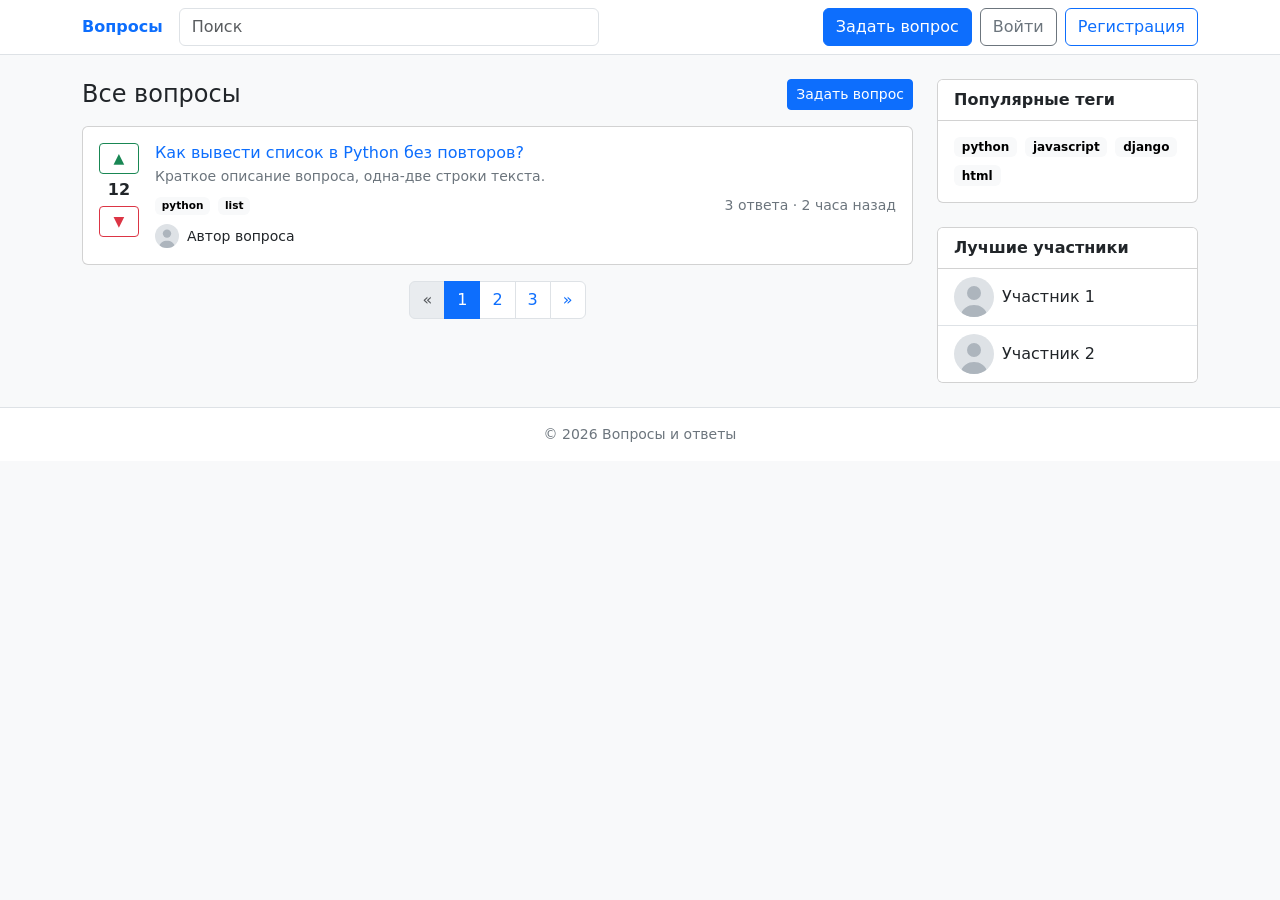
<file: public/index.html>
<!DOCTYPE html>
<html lang="ru">
<head>
  <meta charset="UTF-8">
  <meta name="viewport" content="width=device-width, initial-scale=1.0">
  <title>Главная — Вопросы и ответы</title>
  <link rel="icon" href="static/img/favicon.svg" type="image/svg+xml">
  <link rel="stylesheet" href="static/css/bootstrap.min.css">
  <link rel="stylesheet" href="static/css/style.css">
</head>
<body>

  <!-- Header: логотип, поиск, юзерблок, кнопка создания вопроса -->
  <header class="border-bottom bg-white py-2">
    <div class="container d-flex flex-wrap align-items-center gap-2">
      <a href="index.html" class="navbar-brand fw-bold text-primary me-2">Вопросы</a>
      <form class="flex-grow-1 d-flex" role="search">
        <input class="form-control search-input w-100" type="search" placeholder="Поиск" aria-label="Поиск">
      </form>
      <a href="ask.html" class="btn btn-primary">Задать вопрос</a>
      <!-- Неавторизованный пользователь -->
      <div class="d-flex gap-2">
        <a href="login.html" class="btn btn-outline-secondary">Войти</a>
        <a href="signup.html" class="btn btn-outline-primary">Регистрация</a>
      </div>
      <!-- Для авторизованного: заменить блок выше на аватар и ник, профиль: profile.html -->
    </div>
  </header>

  <div class="container py-4">
    <div class="row g-4">

      <!-- Основная колонка -->
      <main class="col-lg-9 page-content">
        <div class="d-flex justify-content-between align-items-center mb-3">
          <h1 class="h4 mb-0">Все вопросы</h1>
          <a href="ask.html" class="btn btn-sm btn-primary">Задать вопрос</a>
        </div>
        <div class="card question-card mb-3">
          <div class="card-body d-flex gap-3">
            <div class="vote-widget d-flex flex-column align-items-center gap-1">
              <button class="btn btn-outline-success btn-sm" aria-label="Лайк">▲</button>
              <span class="fw-semibold">12</span>
              <button class="btn btn-outline-danger btn-sm" aria-label="Дизлайк">▼</button>
            </div>
            <div class="flex-grow-1">
              <h2 class="h6 mb-1"><a href="question.html" class="text-decoration-none">Как вывести список в Python без повторов?</a></h2>
              <p class="text-secondary small mb-2">Краткое описание вопроса, одна-две строки текста.</p>
              <div class="d-flex flex-wrap gap-2 align-items-center small">
                <a href="#" class="badge text-bg-light text-decoration-none">python</a>
                <a href="#" class="badge text-bg-light text-decoration-none">list</a>
                <span class="text-secondary ms-auto">3 ответа · 2 часа назад</span>
              </div>
              <div class="d-flex align-items-center gap-2 mt-2 small">
                <img class="avatar" src="static/img/avatar-placeholder.svg" alt="" style="width:24px;height:24px">
                <span>Автор вопроса</span>
              </div>
            </div>
          </div>
        </div>
        <nav aria-label="Пагинация">
          <ul class="pagination justify-content-center">
            <li class="page-item disabled"><span class="page-link">«</span></li>
            <li class="page-item active" aria-current="page"><span class="page-link">1</span></li>
            <li class="page-item"><a class="page-link" href="#">2</a></li>
            <li class="page-item"><a class="page-link" href="#">3</a></li>
            <li class="page-item"><a class="page-link" href="#">»</a></li>
          </ul>
        </nav>
      </main>

      <!-- Правая колонка: Popular tags и Best members -->
      <aside class="col-lg-3">
        <div class="card sidebar-block">
          <div class="card-header bg-white fw-semibold">Популярные теги</div>
          <div class="card-body d-flex flex-wrap gap-2">
            <a href="#" class="badge text-bg-light text-decoration-none">python</a>
            <a href="#" class="badge text-bg-light text-decoration-none">javascript</a>
            <a href="#" class="badge text-bg-light text-decoration-none">django</a>
            <a href="#" class="badge text-bg-light text-decoration-none">html</a>
          </div>
        </div>
        <div class="card sidebar-block">
          <div class="card-header bg-white fw-semibold">Лучшие участники</div>
          <ul class="list-group list-group-flush">
            <li class="list-group-item d-flex align-items-center gap-2">
              <img class="avatar" src="static/img/avatar-placeholder.svg" alt="">
              <span>Участник 1</span>
            </li>
            <li class="list-group-item d-flex align-items-center gap-2">
              <img class="avatar" src="static/img/avatar-placeholder.svg" alt="">
              <span>Участник 2</span>
            </li>
          </ul>
        </div>
      </aside>

    </div>
  </div>

  <!-- Footer: прибит к низу viewport -->
  <footer class="site-footer border-top bg-white py-3 text-center text-secondary small">
    © 2026 Вопросы и ответы
  </footer>

  <script src="static/js/bootstrap.bundle.min.js"></script>
  <script src="static/js/main.js"></script>
</body>
</html>
</file>
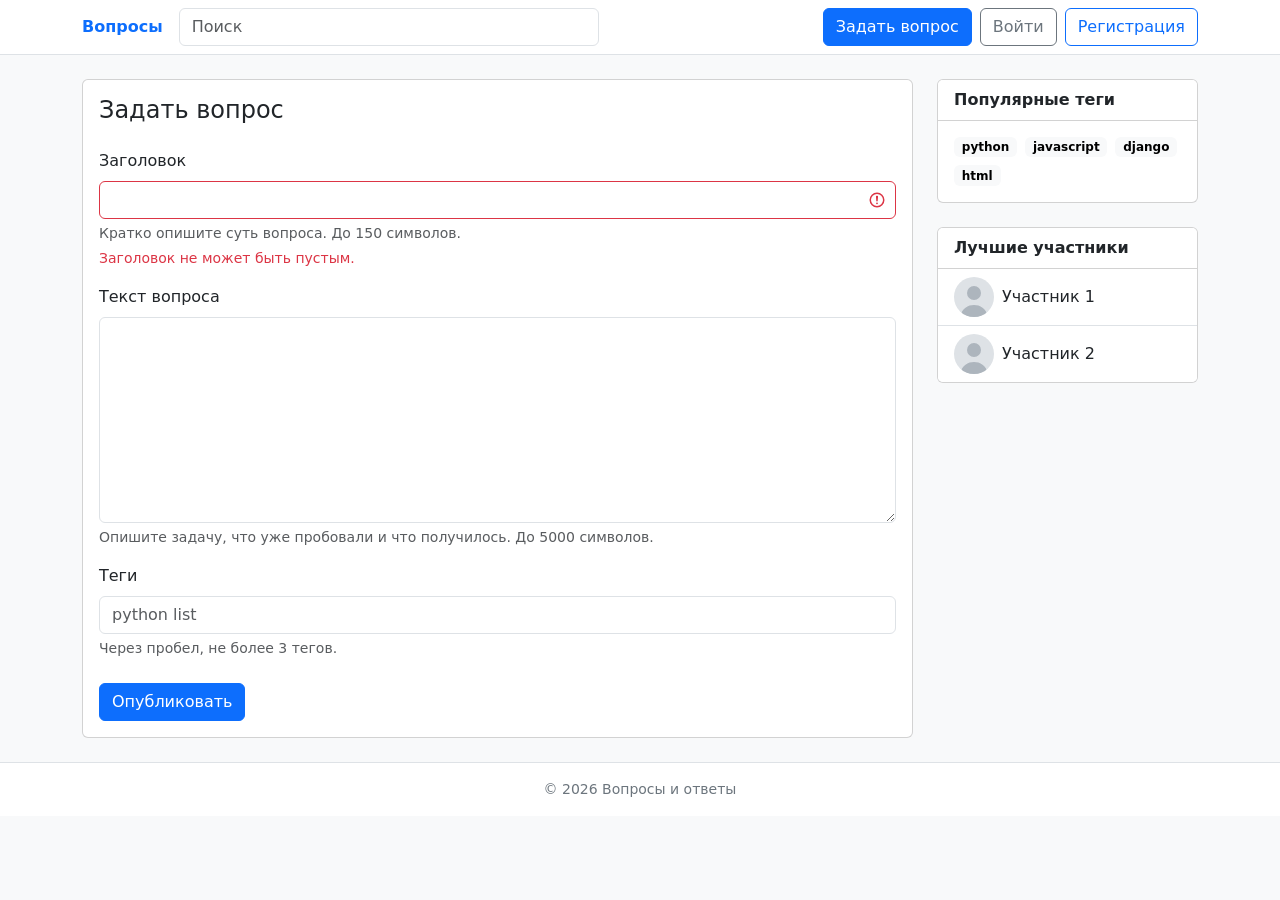
<file: public/ask.html>
<!DOCTYPE html>
<html lang="ru">
<head>
  <meta charset="UTF-8">
  <meta name="viewport" content="width=device-width, initial-scale=1.0">
  <title>Задать вопрос — Вопросы и ответы</title>
  <link rel="icon" href="static/img/favicon.svg" type="image/svg+xml">
  <link rel="stylesheet" href="static/css/bootstrap.min.css">
  <link rel="stylesheet" href="static/css/style.css">
</head>
<body>

  <!-- Header: логотип, поиск, юзерблок, кнопка создания вопроса -->
  <header class="border-bottom bg-white py-2">
    <div class="container d-flex flex-wrap align-items-center gap-2">
      <a href="index.html" class="navbar-brand fw-bold text-primary me-2">Вопросы</a>
      <form class="flex-grow-1 d-flex" role="search">
        <input class="form-control search-input w-100" type="search" placeholder="Поиск" aria-label="Поиск">
      </form>
      <a href="ask.html" class="btn btn-primary">Задать вопрос</a>
      <!-- Неавторизованный пользователь -->
      <div class="d-flex gap-2">
        <a href="login.html" class="btn btn-outline-secondary">Войти</a>
        <a href="signup.html" class="btn btn-outline-primary">Регистрация</a>
      </div>
      <!-- Для авторизованного: заменить блок выше на аватар и ник, профиль: profile.html -->
    </div>
  </header>

  <div class="container py-4">
    <div class="row g-4">

      <!-- Основная колонка -->
      <main class="col-lg-9 page-content">
        
        <div class="card">
          <div class="card-body">
            <h1 class="h4 mb-4">Задать вопрос</h1>
            <form novalidate>
              <div class="mb-3">
                <label for="title" class="form-label">Заголовок</label>
                <input id="title" type="text" class="form-control is-invalid" maxlength="150" aria-describedby="titleHelp titleError">
                <div id="titleHelp" class="form-text">Кратко опишите суть вопроса. До 150 символов.</div>
                <div id="titleError" class="invalid-feedback">Заголовок не может быть пустым.</div>
              </div>
              <div class="mb-3">
                <label for="body" class="form-label">Текст вопроса</label>
                <textarea id="body" class="form-control" rows="8" maxlength="5000" aria-describedby="bodyHelp"></textarea>
                <div id="bodyHelp" class="form-text">Опишите задачу, что уже пробовали и что получилось. До 5000 символов.</div>
              </div>
              <div class="mb-4">
                <label for="tags" class="form-label">Теги</label>
                <input id="tags" type="text" class="form-control" placeholder="python list" aria-describedby="tagsHelp">
                <div id="tagsHelp" class="form-text">Через пробел, не более 3 тегов.</div>
              </div>
              <button type="submit" class="btn btn-primary">Опубликовать</button>
            </form>
          </div>
        </div>

      </main>

      <!-- Правая колонка: Popular tags и Best members -->
      <aside class="col-lg-3">
        <div class="card sidebar-block">
          <div class="card-header bg-white fw-semibold">Популярные теги</div>
          <div class="card-body d-flex flex-wrap gap-2">
            <a href="#" class="badge text-bg-light text-decoration-none">python</a>
            <a href="#" class="badge text-bg-light text-decoration-none">javascript</a>
            <a href="#" class="badge text-bg-light text-decoration-none">django</a>
            <a href="#" class="badge text-bg-light text-decoration-none">html</a>
          </div>
        </div>
        <div class="card sidebar-block">
          <div class="card-header bg-white fw-semibold">Лучшие участники</div>
          <ul class="list-group list-group-flush">
            <li class="list-group-item d-flex align-items-center gap-2">
              <img class="avatar" src="static/img/avatar-placeholder.svg" alt="">
              <span>Участник 1</span>
            </li>
            <li class="list-group-item d-flex align-items-center gap-2">
              <img class="avatar" src="static/img/avatar-placeholder.svg" alt="">
              <span>Участник 2</span>
            </li>
          </ul>
        </div>
      </aside>

    </div>
  </div>

  <!-- Footer: прибит к низу viewport -->
  <footer class="site-footer border-top bg-white py-3 text-center text-secondary small">
    © 2026 Вопросы и ответы
  </footer>

  <script src="static/js/bootstrap.bundle.min.js"></script>
  <script src="static/js/main.js"></script>
</body>
</html>
</file>
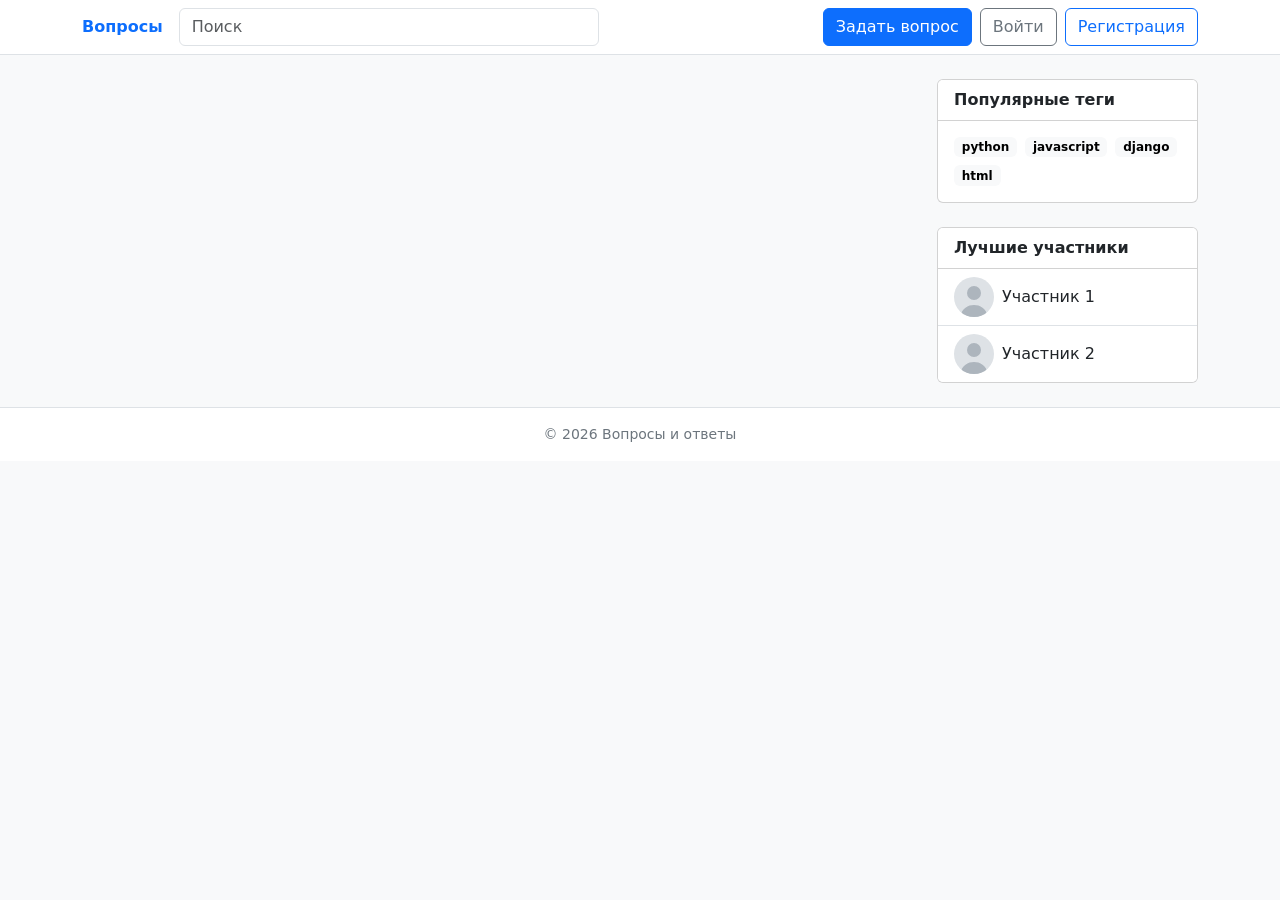
<file: public/base.html>
<!DOCTYPE html>
<html lang="ru">
<head>
  <meta charset="UTF-8">
  <meta name="viewport" content="width=device-width, initial-scale=1.0">
  <title>Вопросы и ответы</title>
  <link rel="icon" href="static/img/favicon.svg" type="image/svg+xml">
  <link rel="stylesheet" href="static/css/bootstrap.min.css">
  <link rel="stylesheet" href="static/css/style.css">
</head>
<body>

  <!-- Header: логотип, поиск, юзерблок, кнопка создания вопроса -->
  <header class="border-bottom bg-white py-2">
    <div class="container d-flex flex-wrap align-items-center gap-2">
      <a href="index.html" class="navbar-brand fw-bold text-primary me-2">Вопросы</a>
      <form class="flex-grow-1 d-flex" role="search">
        <input class="form-control search-input w-100" type="search" placeholder="Поиск" aria-label="Поиск">
      </form>
      <a href="ask.html" class="btn btn-primary">Задать вопрос</a>
      <!-- Неавторизованный пользователь -->
      <div class="d-flex gap-2">
        <a href="login.html" class="btn btn-outline-secondary">Войти</a>
        <a href="signup.html" class="btn btn-outline-primary">Регистрация</a>
      </div>
      <!-- Для авторизованного: заменить блок выше на аватар и ник, профиль: profile.html -->
    </div>
  </header>

  <div class="container py-4">
    <div class="row g-4">

      <!-- Основная колонка -->
      <main class="col-lg-9 page-content">
        <!-- CONTENT: сюда вставляется верстка конкретной страницы -->
      </main>

      <!-- Правая колонка: Popular tags и Best members -->
      <aside class="col-lg-3">
        <div class="card sidebar-block">
          <div class="card-header bg-white fw-semibold">Популярные теги</div>
          <div class="card-body d-flex flex-wrap gap-2">
            <a href="#" class="badge text-bg-light text-decoration-none">python</a>
            <a href="#" class="badge text-bg-light text-decoration-none">javascript</a>
            <a href="#" class="badge text-bg-light text-decoration-none">django</a>
            <a href="#" class="badge text-bg-light text-decoration-none">html</a>
          </div>
        </div>
        <div class="card sidebar-block">
          <div class="card-header bg-white fw-semibold">Лучшие участники</div>
          <ul class="list-group list-group-flush">
            <li class="list-group-item d-flex align-items-center gap-2">
              <img class="avatar" src="static/img/avatar-placeholder.svg" alt="">
              <span>Участник 1</span>
            </li>
            <li class="list-group-item d-flex align-items-center gap-2">
              <img class="avatar" src="static/img/avatar-placeholder.svg" alt="">
              <span>Участник 2</span>
            </li>
          </ul>
        </div>
      </aside>

    </div>
  </div>

  <!-- Footer: прибит к низу viewport -->
  <footer class="site-footer border-top bg-white py-3 text-center text-secondary small">
    © 2026 Вопросы и ответы
  </footer>

  <script src="static/js/bootstrap.bundle.min.js"></script>
  <script src="static/js/main.js"></script>
</body>
</html>
</file>
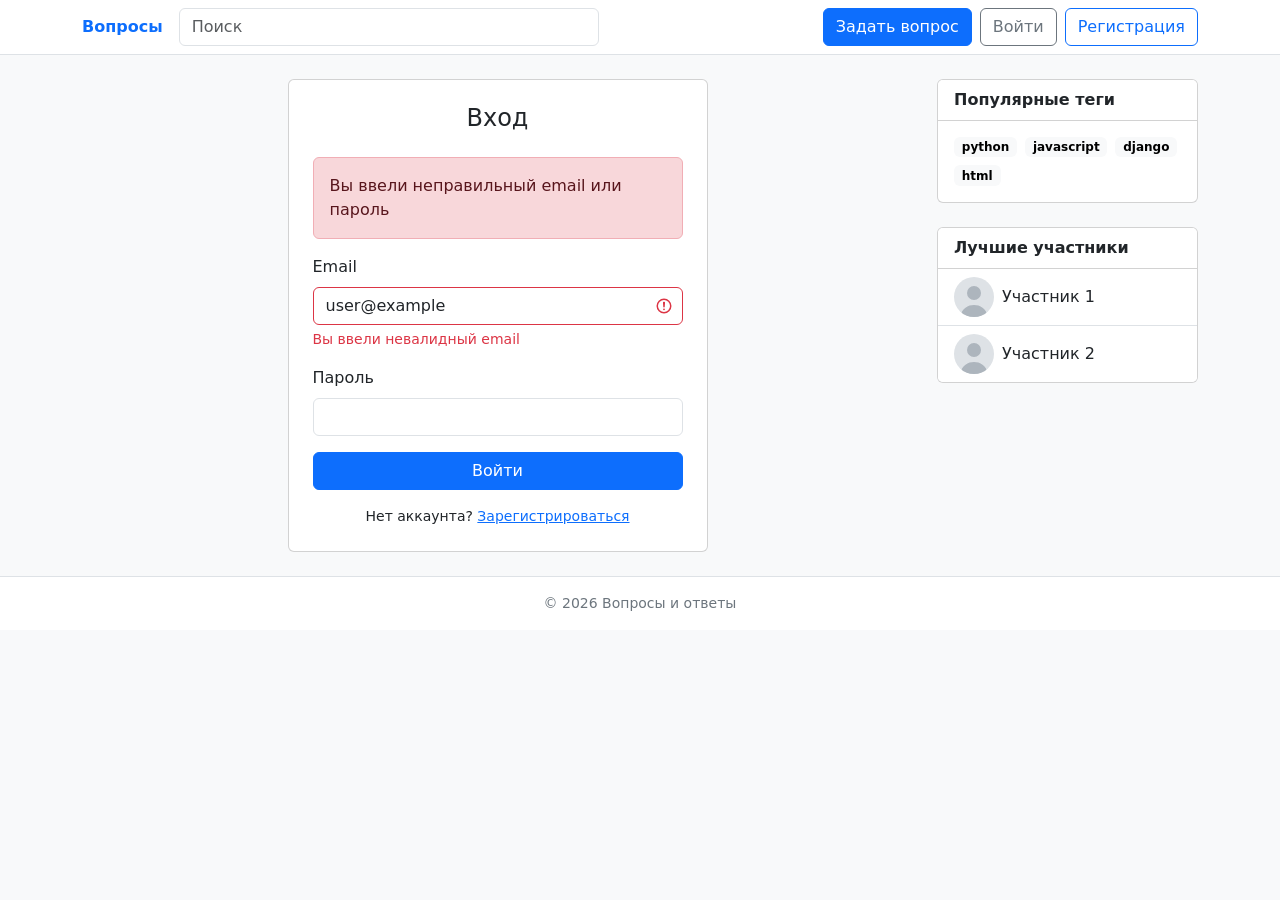
<file: public/login.html>
<!DOCTYPE html>
<html lang="ru">
<head>
  <meta charset="UTF-8">
  <meta name="viewport" content="width=device-width, initial-scale=1.0">
  <title>Вход — Вопросы и ответы</title>
  <link rel="icon" href="static/img/favicon.svg" type="image/svg+xml">
  <link rel="stylesheet" href="static/css/bootstrap.min.css">
  <link rel="stylesheet" href="static/css/style.css">
</head>
<body>

  <!-- Header: логотип, поиск, юзерблок, кнопка создания вопроса -->
  <header class="border-bottom bg-white py-2">
    <div class="container d-flex flex-wrap align-items-center gap-2">
      <a href="index.html" class="navbar-brand fw-bold text-primary me-2">Вопросы</a>
      <form class="flex-grow-1 d-flex" role="search">
        <input class="form-control search-input w-100" type="search" placeholder="Поиск" aria-label="Поиск">
      </form>
      <a href="ask.html" class="btn btn-primary">Задать вопрос</a>
      <!-- Неавторизованный пользователь -->
      <div class="d-flex gap-2">
        <a href="login.html" class="btn btn-outline-secondary">Войти</a>
        <a href="signup.html" class="btn btn-outline-primary">Регистрация</a>
      </div>
      <!-- Для авторизованного: заменить блок выше на аватар и ник, профиль: profile.html -->
    </div>
  </header>

  <div class="container py-4">
    <div class="row g-4">

      <!-- Основная колонка -->
      <main class="col-lg-9 page-content">
        
        <div class="card mx-auto" style="max-width: 420px;">
          <div class="card-body p-4">
            <h1 class="h4 mb-4 text-center">Вход</h1>
            <div class="alert alert-danger" role="alert">Вы ввели неправильный email или пароль</div>
            <form novalidate>
              <div class="mb-3">
                <label for="email" class="form-label">Email</label>
                <input id="email" type="email" class="form-control is-invalid" value="user@example" aria-describedby="emailError">
                <div id="emailError" class="invalid-feedback">Вы ввели невалидный email</div>
              </div>
              <div class="mb-3">
                <label for="password" class="form-label">Пароль</label>
                <input id="password" type="password" class="form-control" autocomplete="current-password">
              </div>
              <button type="submit" class="btn btn-primary w-100 mb-3">Войти</button>
            </form>
            <p class="text-center small mb-0">Нет аккаунта? <a href="signup.html">Зарегистрироваться</a></p>
          </div>
        </div>

      </main>

      <!-- Правая колонка: Popular tags и Best members -->
      <aside class="col-lg-3">
        <div class="card sidebar-block">
          <div class="card-header bg-white fw-semibold">Популярные теги</div>
          <div class="card-body d-flex flex-wrap gap-2">
            <a href="#" class="badge text-bg-light text-decoration-none">python</a>
            <a href="#" class="badge text-bg-light text-decoration-none">javascript</a>
            <a href="#" class="badge text-bg-light text-decoration-none">django</a>
            <a href="#" class="badge text-bg-light text-decoration-none">html</a>
          </div>
        </div>
        <div class="card sidebar-block">
          <div class="card-header bg-white fw-semibold">Лучшие участники</div>
          <ul class="list-group list-group-flush">
            <li class="list-group-item d-flex align-items-center gap-2">
              <img class="avatar" src="static/img/avatar-placeholder.svg" alt="">
              <span>Участник 1</span>
            </li>
            <li class="list-group-item d-flex align-items-center gap-2">
              <img class="avatar" src="static/img/avatar-placeholder.svg" alt="">
              <span>Участник 2</span>
            </li>
          </ul>
        </div>
      </aside>

    </div>
  </div>

  <!-- Footer: прибит к низу viewport -->
  <footer class="site-footer border-top bg-white py-3 text-center text-secondary small">
    © 2026 Вопросы и ответы
  </footer>

  <script src="static/js/bootstrap.bundle.min.js"></script>
  <script src="static/js/main.js"></script>
</body>
</html>
</file>
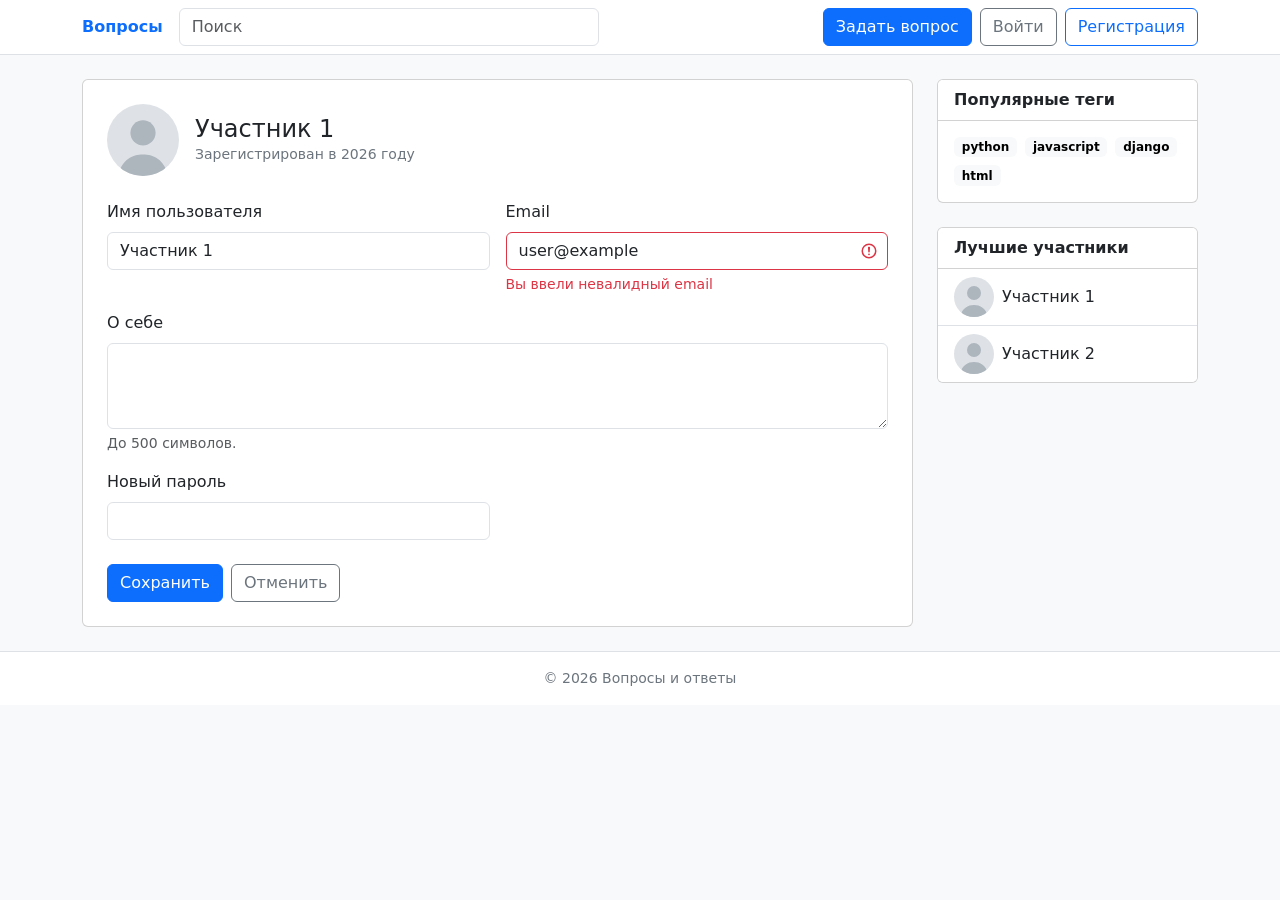
<file: public/profile.html>
<!DOCTYPE html>
<html lang="ru">
<head>
  <meta charset="UTF-8">
  <meta name="viewport" content="width=device-width, initial-scale=1.0">
  <title>Профиль — Вопросы и ответы</title>
  <link rel="icon" href="static/img/favicon.svg" type="image/svg+xml">
  <link rel="stylesheet" href="static/css/bootstrap.min.css">
  <link rel="stylesheet" href="static/css/style.css">
</head>
<body>

  <!-- Header: логотип, поиск, юзерблок, кнопка создания вопроса -->
  <header class="border-bottom bg-white py-2">
    <div class="container d-flex flex-wrap align-items-center gap-2">
      <a href="index.html" class="navbar-brand fw-bold text-primary me-2">Вопросы</a>
      <form class="flex-grow-1 d-flex" role="search">
        <input class="form-control search-input w-100" type="search" placeholder="Поиск" aria-label="Поиск">
      </form>
      <a href="ask.html" class="btn btn-primary">Задать вопрос</a>
      <!-- Неавторизованный пользователь -->
      <div class="d-flex gap-2">
        <a href="login.html" class="btn btn-outline-secondary">Войти</a>
        <a href="signup.html" class="btn btn-outline-primary">Регистрация</a>
      </div>
      <!-- Для авторизованного: заменить блок выше на аватар и ник, профиль: profile.html -->
    </div>
  </header>

  <div class="container py-4">
    <div class="row g-4">

      <!-- Основная колонка -->
      <main class="col-lg-9 page-content">
        
        <div class="card">
          <div class="card-body p-4">
            <div class="d-flex align-items-center gap-3 mb-4">
              <img class="avatar" src="static/img/avatar-placeholder.svg" alt="Аватар пользователя" style="width:72px;height:72px">
              <div>
                <h1 class="h4 mb-0">Участник 1</h1>
                <div class="text-secondary small">Зарегистрирован в 2026 году</div>
              </div>
            </div>
            <form novalidate>
              <div class="row g-3">
                <div class="col-md-6">
                  <label for="p-nick" class="form-label">Имя пользователя</label>
                  <input id="p-nick" type="text" class="form-control" value="Участник 1" maxlength="30">
                </div>
                <div class="col-md-6">
                  <label for="p-email" class="form-label">Email</label>
                  <input id="p-email" type="email" class="form-control is-invalid" value="user@example" aria-describedby="p-emailError">
                  <div id="p-emailError" class="invalid-feedback">Вы ввели невалидный email</div>
                </div>
                <div class="col-12">
                  <label for="p-about" class="form-label">О себе</label>
                  <textarea id="p-about" class="form-control" rows="3" maxlength="500" aria-describedby="p-aboutHelp"></textarea>
                  <div id="p-aboutHelp" class="form-text">До 500 символов.</div>
                </div>
                <div class="col-md-6">
                  <label for="p-password" class="form-label">Новый пароль</label>
                  <input id="p-password" type="password" class="form-control" autocomplete="new-password">
                </div>
              </div>
              <div class="d-flex flex-wrap gap-2 mt-4">
                <button type="submit" class="btn btn-primary">Сохранить</button>
                <button type="reset" class="btn btn-outline-secondary">Отменить</button>
              </div>
            </form>
          </div>
        </div>

      </main>

      <!-- Правая колонка: Popular tags и Best members -->
      <aside class="col-lg-3">
        <div class="card sidebar-block">
          <div class="card-header bg-white fw-semibold">Популярные теги</div>
          <div class="card-body d-flex flex-wrap gap-2">
            <a href="#" class="badge text-bg-light text-decoration-none">python</a>
            <a href="#" class="badge text-bg-light text-decoration-none">javascript</a>
            <a href="#" class="badge text-bg-light text-decoration-none">django</a>
            <a href="#" class="badge text-bg-light text-decoration-none">html</a>
          </div>
        </div>
        <div class="card sidebar-block">
          <div class="card-header bg-white fw-semibold">Лучшие участники</div>
          <ul class="list-group list-group-flush">
            <li class="list-group-item d-flex align-items-center gap-2">
              <img class="avatar" src="static/img/avatar-placeholder.svg" alt="">
              <span>Участник 1</span>
            </li>
            <li class="list-group-item d-flex align-items-center gap-2">
              <img class="avatar" src="static/img/avatar-placeholder.svg" alt="">
              <span>Участник 2</span>
            </li>
          </ul>
        </div>
      </aside>

    </div>
  </div>

  <!-- Footer: прибит к низу viewport -->
  <footer class="site-footer border-top bg-white py-3 text-center text-secondary small">
    © 2026 Вопросы и ответы
  </footer>

  <script src="static/js/bootstrap.bundle.min.js"></script>
  <script src="static/js/main.js"></script>
</body>
</html>
</file>
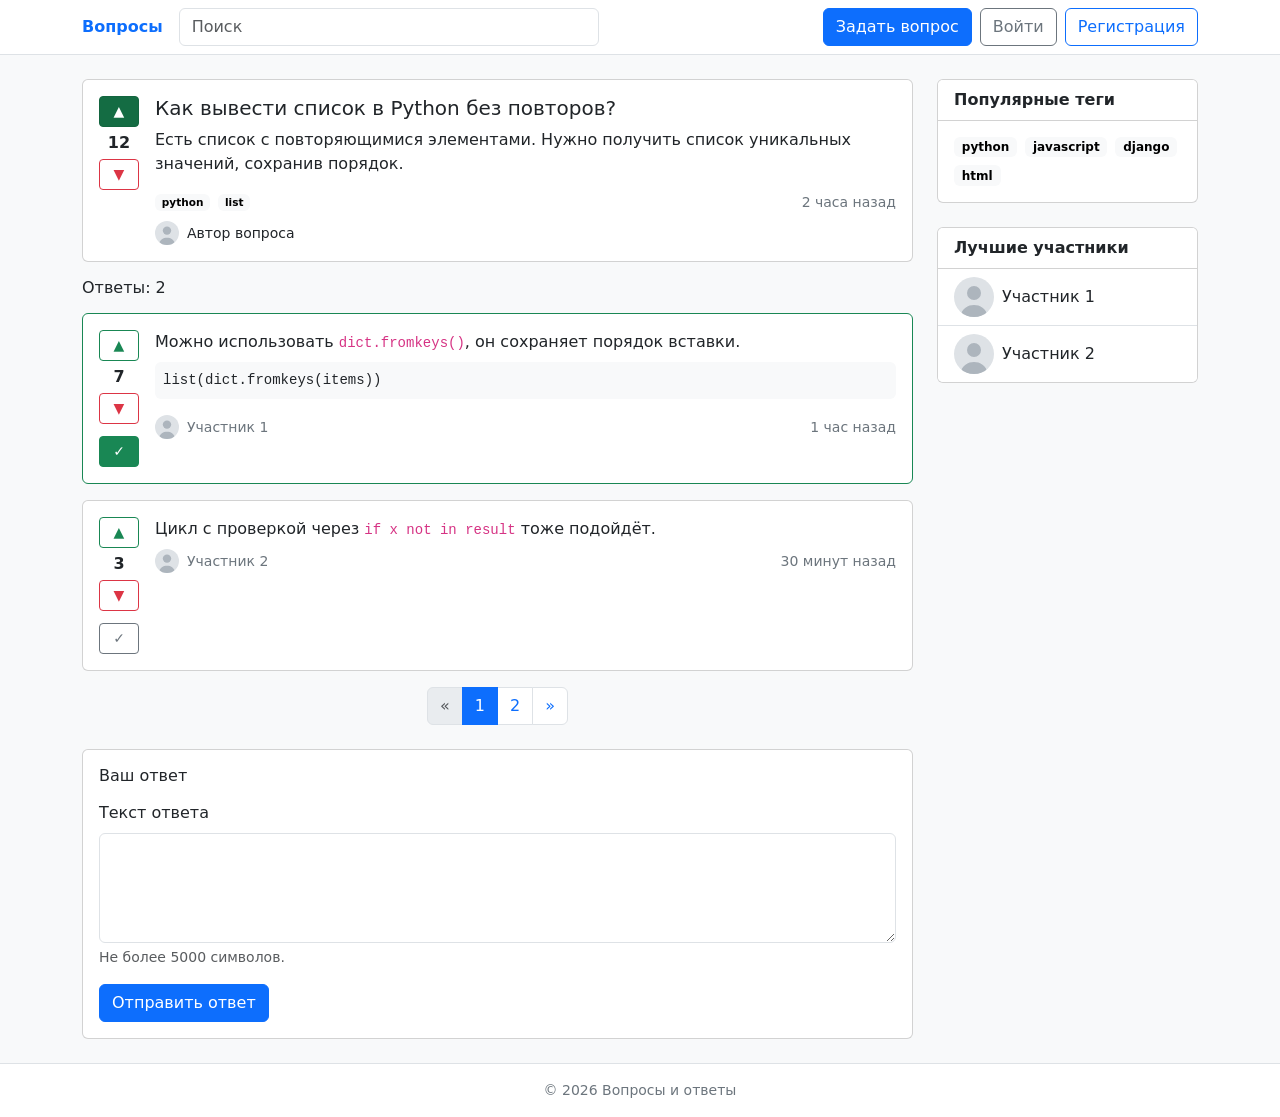
<file: public/question.html>
<!DOCTYPE html>
<html lang="ru">
<head>
  <meta charset="UTF-8">
  <meta name="viewport" content="width=device-width, initial-scale=1.0">
  <title>Вопрос — Вопросы и ответы</title>
  <link rel="icon" href="static/img/favicon.svg" type="image/svg+xml">
  <link rel="stylesheet" href="static/css/bootstrap.min.css">
  <link rel="stylesheet" href="static/css/style.css">
</head>
<body>

  <!-- Header: логотип, поиск, юзерблок, кнопка создания вопроса -->
  <header class="border-bottom bg-white py-2">
    <div class="container d-flex flex-wrap align-items-center gap-2">
      <a href="index.html" class="navbar-brand fw-bold text-primary me-2">Вопросы</a>
      <form class="flex-grow-1 d-flex" role="search">
        <input class="form-control search-input w-100" type="search" placeholder="Поиск" aria-label="Поиск">
      </form>
      <a href="ask.html" class="btn btn-primary">Задать вопрос</a>
      <!-- Неавторизованный пользователь -->
      <div class="d-flex gap-2">
        <a href="login.html" class="btn btn-outline-secondary">Войти</a>
        <a href="signup.html" class="btn btn-outline-primary">Регистрация</a>
      </div>
      <!-- Для авторизованного: заменить блок выше на аватар и ник, профиль: profile.html -->
    </div>
  </header>

  <div class="container py-4">
    <div class="row g-4">

      <!-- Основная колонка -->
      <main class="col-lg-9 page-content">
        
        <div class="card question-card mb-3">
          <div class="card-body d-flex gap-3">
            <div class="vote-widget d-flex flex-column align-items-center gap-1">
              <button class="btn btn-success btn-sm active" aria-pressed="true" aria-label="Лайк">▲</button>
              <span class="fw-semibold">12</span>
              <button class="btn btn-outline-danger btn-sm" aria-pressed="false" aria-label="Дизлайк">▼</button>
            </div>
            <div class="flex-grow-1">
              <h1 class="h5 mb-2">Как вывести список в Python без повторов?</h1>
              <p class="mb-3">Есть список с повторяющимися элементами. Нужно получить список уникальных значений, сохранив порядок.</p>
              <div class="d-flex flex-wrap gap-2 align-items-center small">
                <a href="#" class="badge text-bg-light text-decoration-none">python</a>
                <a href="#" class="badge text-bg-light text-decoration-none">list</a>
                <span class="text-secondary ms-auto">2 часа назад</span>
              </div>
              <div class="d-flex align-items-center gap-2 mt-2 small">
                <img class="avatar" src="static/img/avatar-placeholder.svg" alt="" style="width:24px;height:24px">
                <span>Автор вопроса</span>
              </div>
            </div>
          </div>
        </div>

        <h2 class="h6 mb-3">Ответы: 2</h2>

        <div class="card question-card mb-3 border-success">
          <div class="card-body d-flex gap-3">
            <div class="vote-widget d-flex flex-column align-items-center gap-1">
              <button class="btn btn-outline-success btn-sm" aria-pressed="false" aria-label="Лайк">▲</button>
              <span class="fw-semibold">7</span>
              <button class="btn btn-outline-danger btn-sm" aria-pressed="false" aria-label="Дизлайк">▼</button>
              <button class="btn btn-success btn-sm mt-2" aria-pressed="true" title="Правильный ответ" aria-label="Правильный ответ">✓</button>
            </div>
            <div class="flex-grow-1">
              <p class="mb-2">Можно использовать <code>dict.fromkeys()</code>, он сохраняет порядок вставки.</p>
              <pre class="bg-light p-2 rounded small"><code>list(dict.fromkeys(items))</code></pre>
              <div class="d-flex align-items-center gap-2 small text-secondary">
                <img class="avatar" src="static/img/avatar-placeholder.svg" alt="" style="width:24px;height:24px">
                <span>Участник 1</span>
                <span class="ms-auto">1 час назад</span>
              </div>
            </div>
          </div>
        </div>

        <div class="card question-card mb-3">
          <div class="card-body d-flex gap-3">
            <div class="vote-widget d-flex flex-column align-items-center gap-1">
              <button class="btn btn-outline-success btn-sm" aria-pressed="false" aria-label="Лайк">▲</button>
              <span class="fw-semibold">3</span>
              <button class="btn btn-outline-danger btn-sm" aria-pressed="false" aria-label="Дизлайк">▼</button>
              <button class="btn btn-outline-secondary btn-sm mt-2" aria-pressed="false" title="Отметить как правильный" aria-label="Отметить как правильный">✓</button>
            </div>
            <div class="flex-grow-1">
              <p class="mb-2">Цикл с проверкой через <code>if x not in result</code> тоже подойдёт.</p>
              <div class="d-flex align-items-center gap-2 small text-secondary">
                <img class="avatar" src="static/img/avatar-placeholder.svg" alt="" style="width:24px;height:24px">
                <span>Участник 2</span>
                <span class="ms-auto">30 минут назад</span>
              </div>
            </div>
          </div>
        </div>

        <nav aria-label="Пагинация ответов" class="mb-4">
          <ul class="pagination justify-content-center">
            <li class="page-item disabled"><span class="page-link">«</span></li>
            <li class="page-item active" aria-current="page"><span class="page-link">1</span></li>
            <li class="page-item"><a class="page-link" href="#">2</a></li>
            <li class="page-item"><a class="page-link" href="#">»</a></li>
          </ul>
        </nav>

        <div class="card">
          <div class="card-body">
            <h2 class="h6 mb-3">Ваш ответ</h2>
            <form>
              <div class="mb-3">
                <label for="answer" class="form-label">Текст ответа</label>
                <textarea id="answer" class="form-control" rows="4" maxlength="5000" aria-describedby="answerHelp"></textarea>
                <div id="answerHelp" class="form-text">Не более 5000 символов.</div>
              </div>
              <button type="submit" class="btn btn-primary">Отправить ответ</button>
            </form>
          </div>
        </div>

      </main>

      <!-- Правая колонка: Popular tags и Best members -->
      <aside class="col-lg-3">
        <div class="card sidebar-block">
          <div class="card-header bg-white fw-semibold">Популярные теги</div>
          <div class="card-body d-flex flex-wrap gap-2">
            <a href="#" class="badge text-bg-light text-decoration-none">python</a>
            <a href="#" class="badge text-bg-light text-decoration-none">javascript</a>
            <a href="#" class="badge text-bg-light text-decoration-none">django</a>
            <a href="#" class="badge text-bg-light text-decoration-none">html</a>
          </div>
        </div>
        <div class="card sidebar-block">
          <div class="card-header bg-white fw-semibold">Лучшие участники</div>
          <ul class="list-group list-group-flush">
            <li class="list-group-item d-flex align-items-center gap-2">
              <img class="avatar" src="static/img/avatar-placeholder.svg" alt="">
              <span>Участник 1</span>
            </li>
            <li class="list-group-item d-flex align-items-center gap-2">
              <img class="avatar" src="static/img/avatar-placeholder.svg" alt="">
              <span>Участник 2</span>
            </li>
          </ul>
        </div>
      </aside>

    </div>
  </div>

  <!-- Footer: прибит к низу viewport -->
  <footer class="site-footer border-top bg-white py-3 text-center text-secondary small">
    © 2026 Вопросы и ответы
  </footer>

  <script src="static/js/bootstrap.bundle.min.js"></script>
  <script src="static/js/main.js"></script>
</body>
</html>
</file>
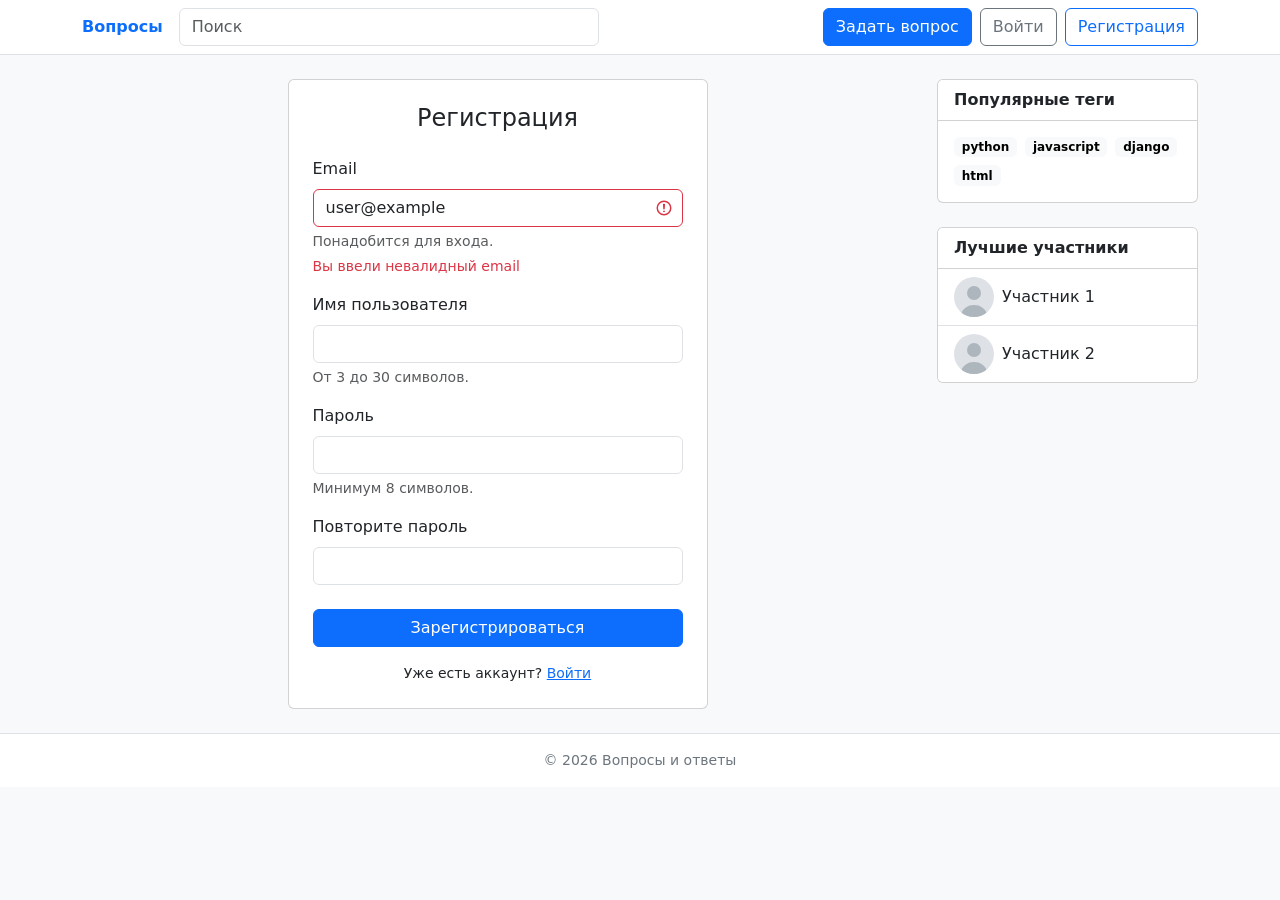
<file: public/signup.html>
<!DOCTYPE html>
<html lang="ru">
<head>
  <meta charset="UTF-8">
  <meta name="viewport" content="width=device-width, initial-scale=1.0">
  <title>Регистрация — Вопросы и ответы</title>
  <link rel="icon" href="static/img/favicon.svg" type="image/svg+xml">
  <link rel="stylesheet" href="static/css/bootstrap.min.css">
  <link rel="stylesheet" href="static/css/style.css">
</head>
<body>

  <!-- Header: логотип, поиск, юзерблок, кнопка создания вопроса -->
  <header class="border-bottom bg-white py-2">
    <div class="container d-flex flex-wrap align-items-center gap-2">
      <a href="index.html" class="navbar-brand fw-bold text-primary me-2">Вопросы</a>
      <form class="flex-grow-1 d-flex" role="search">
        <input class="form-control search-input w-100" type="search" placeholder="Поиск" aria-label="Поиск">
      </form>
      <a href="ask.html" class="btn btn-primary">Задать вопрос</a>
      <!-- Неавторизованный пользователь -->
      <div class="d-flex gap-2">
        <a href="login.html" class="btn btn-outline-secondary">Войти</a>
        <a href="signup.html" class="btn btn-outline-primary">Регистрация</a>
      </div>
      <!-- Для авторизованного: заменить блок выше на аватар и ник, профиль: profile.html -->
    </div>
  </header>

  <div class="container py-4">
    <div class="row g-4">

      <!-- Основная колонка -->
      <main class="col-lg-9 page-content">
        
        <div class="card mx-auto" style="max-width: 420px;">
          <div class="card-body p-4">
            <h1 class="h4 mb-4 text-center">Регистрация</h1>
            <form novalidate>
              <div class="mb-3">
                <label for="su-email" class="form-label">Email</label>
                <input id="su-email" type="email" class="form-control is-invalid" value="user@example" aria-describedby="su-emailHelp su-emailError">
                <div id="su-emailHelp" class="form-text">Понадобится для входа.</div>
                <div id="su-emailError" class="invalid-feedback">Вы ввели невалидный email</div>
              </div>
              <div class="mb-3">
                <label for="nick" class="form-label">Имя пользователя</label>
                <input id="nick" type="text" class="form-control" maxlength="30" aria-describedby="nickHelp">
                <div id="nickHelp" class="form-text">От 3 до 30 символов.</div>
              </div>
              <div class="mb-3">
                <label for="su-password" class="form-label">Пароль</label>
                <input id="su-password" type="password" class="form-control" autocomplete="new-password" aria-describedby="passHelp">
                <div id="passHelp" class="form-text">Минимум 8 символов.</div>
              </div>
              <div class="mb-4">
                <label for="su-password2" class="form-label">Повторите пароль</label>
                <input id="su-password2" type="password" class="form-control" autocomplete="new-password">
              </div>
              <button type="submit" class="btn btn-primary w-100 mb-3">Зарегистрироваться</button>
            </form>
            <p class="text-center small mb-0">Уже есть аккаунт? <a href="login.html">Войти</a></p>
          </div>
        </div>

      </main>

      <!-- Правая колонка: Popular tags и Best members -->
      <aside class="col-lg-3">
        <div class="card sidebar-block">
          <div class="card-header bg-white fw-semibold">Популярные теги</div>
          <div class="card-body d-flex flex-wrap gap-2">
            <a href="#" class="badge text-bg-light text-decoration-none">python</a>
            <a href="#" class="badge text-bg-light text-decoration-none">javascript</a>
            <a href="#" class="badge text-bg-light text-decoration-none">django</a>
            <a href="#" class="badge text-bg-light text-decoration-none">html</a>
          </div>
        </div>
        <div class="card sidebar-block">
          <div class="card-header bg-white fw-semibold">Лучшие участники</div>
          <ul class="list-group list-group-flush">
            <li class="list-group-item d-flex align-items-center gap-2">
              <img class="avatar" src="static/img/avatar-placeholder.svg" alt="">
              <span>Участник 1</span>
            </li>
            <li class="list-group-item d-flex align-items-center gap-2">
              <img class="avatar" src="static/img/avatar-placeholder.svg" alt="">
              <span>Участник 2</span>
            </li>
          </ul>
        </div>
      </aside>

    </div>
  </div>

  <!-- Footer: прибит к низу viewport -->
  <footer class="site-footer border-top bg-white py-3 text-center text-secondary small">
    © 2026 Вопросы и ответы
  </footer>

  <script src="static/js/bootstrap.bundle.min.js"></script>
  <script src="static/js/main.js"></script>
</body>
</html>
</file>
<file: public/static/css/style.css>
/* Собственные стили проекта */
html, body { height: 100%; }
body { display: flex; flex-direction: column; min-height: 100vh; background: #f8f9fa; }
main.page-content { flex: 1 0 auto; }
footer.site-footer { flex-shrink: 0; }
.question-card { background: #fff; }
.vote-widget button { min-width: 2.5rem; }
.avatar { width: 40px; height: 40px; border-radius: 50%; object-fit: cover; }
.sidebar-block + .sidebar-block { margin-top: 1.5rem; }
.search-input { max-width: 420px; }
</file>
